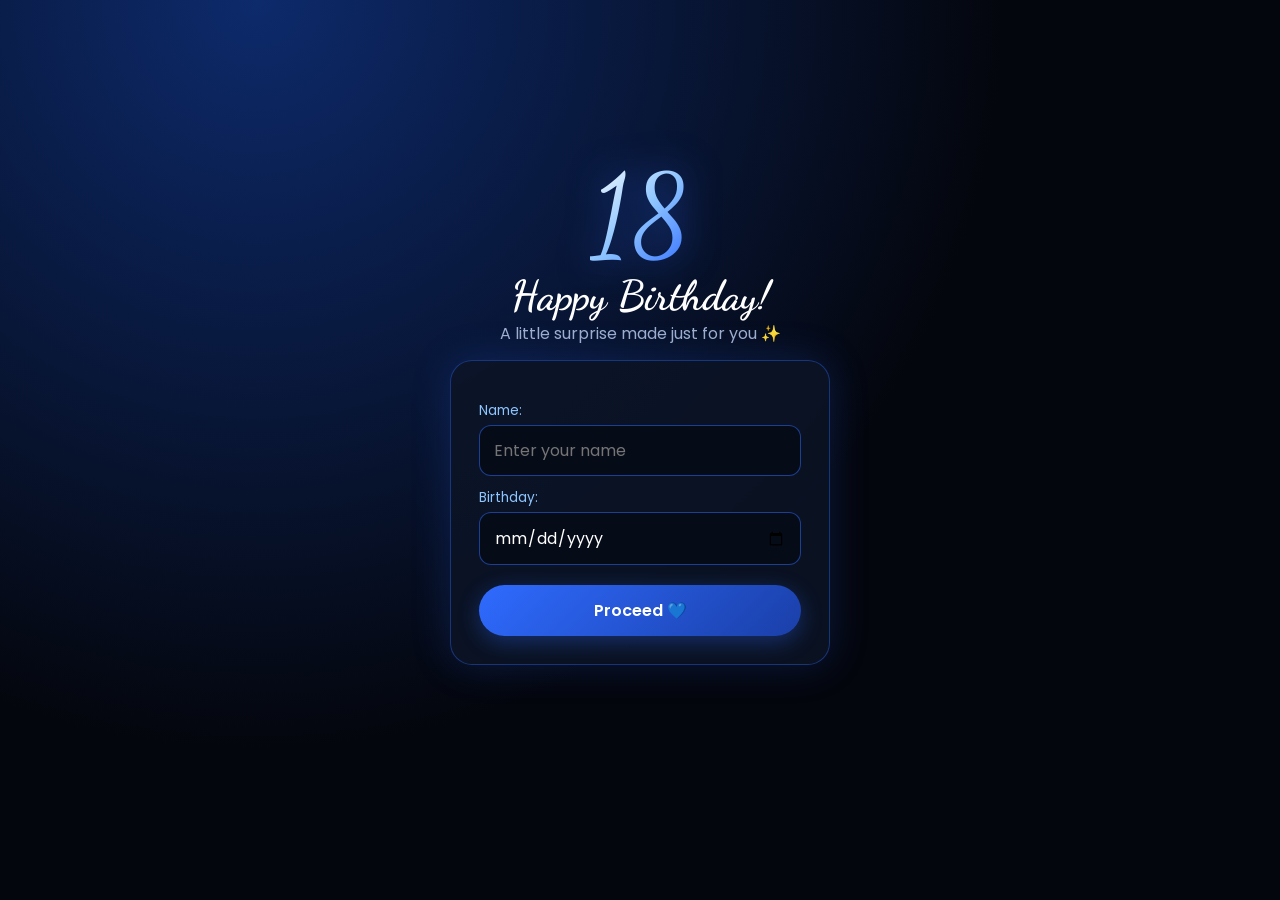
<file: index.html>
<!DOCTYPE html>
<html lang="en">
<head>
<meta charset="UTF-8">
<meta name="viewport" content="width=device-width, initial-scale=1">
<title>Happy 18th Birthday</title>
<link href="https://fonts.googleapis.com/css2?family=Dancing+Script:wght@600;700&family=Poppins:wght@300;400;600&family=Courier+Prime&display=swap" rel="stylesheet">
<link rel="stylesheet" href="style.css">
</head>
<body>
<section class="page center">
  <div class="big18">18</div>
  <h1 style="font-size:2.6rem">Happy Birthday!</h1>
  <p style="color:var(--mut)">A little surprise made just for you ✨</p>
  <div class="box">
    <label for="nm">Name:</label><input id="nm" placeholder="Enter your name">
    <label for="bd">Birthday:</label><input id="bd" type="date">
    <button class="btn w" onclick="proceed()">Proceed 💙</button>
  </div>
</section>
<script src="common.js"></script>
<script>
function proceed(){
  const n=$('nm').value.trim(),b=$('bd').value;
  if(!n||!b){alert('Please fill in your name and birthday 💙');return}
  try{localStorage.setItem('b18name',n)}catch(e){}
  confetti();
  setTimeout(()=>location.href='home.html',1200);
}
</script>
</body>
</html>
</file>
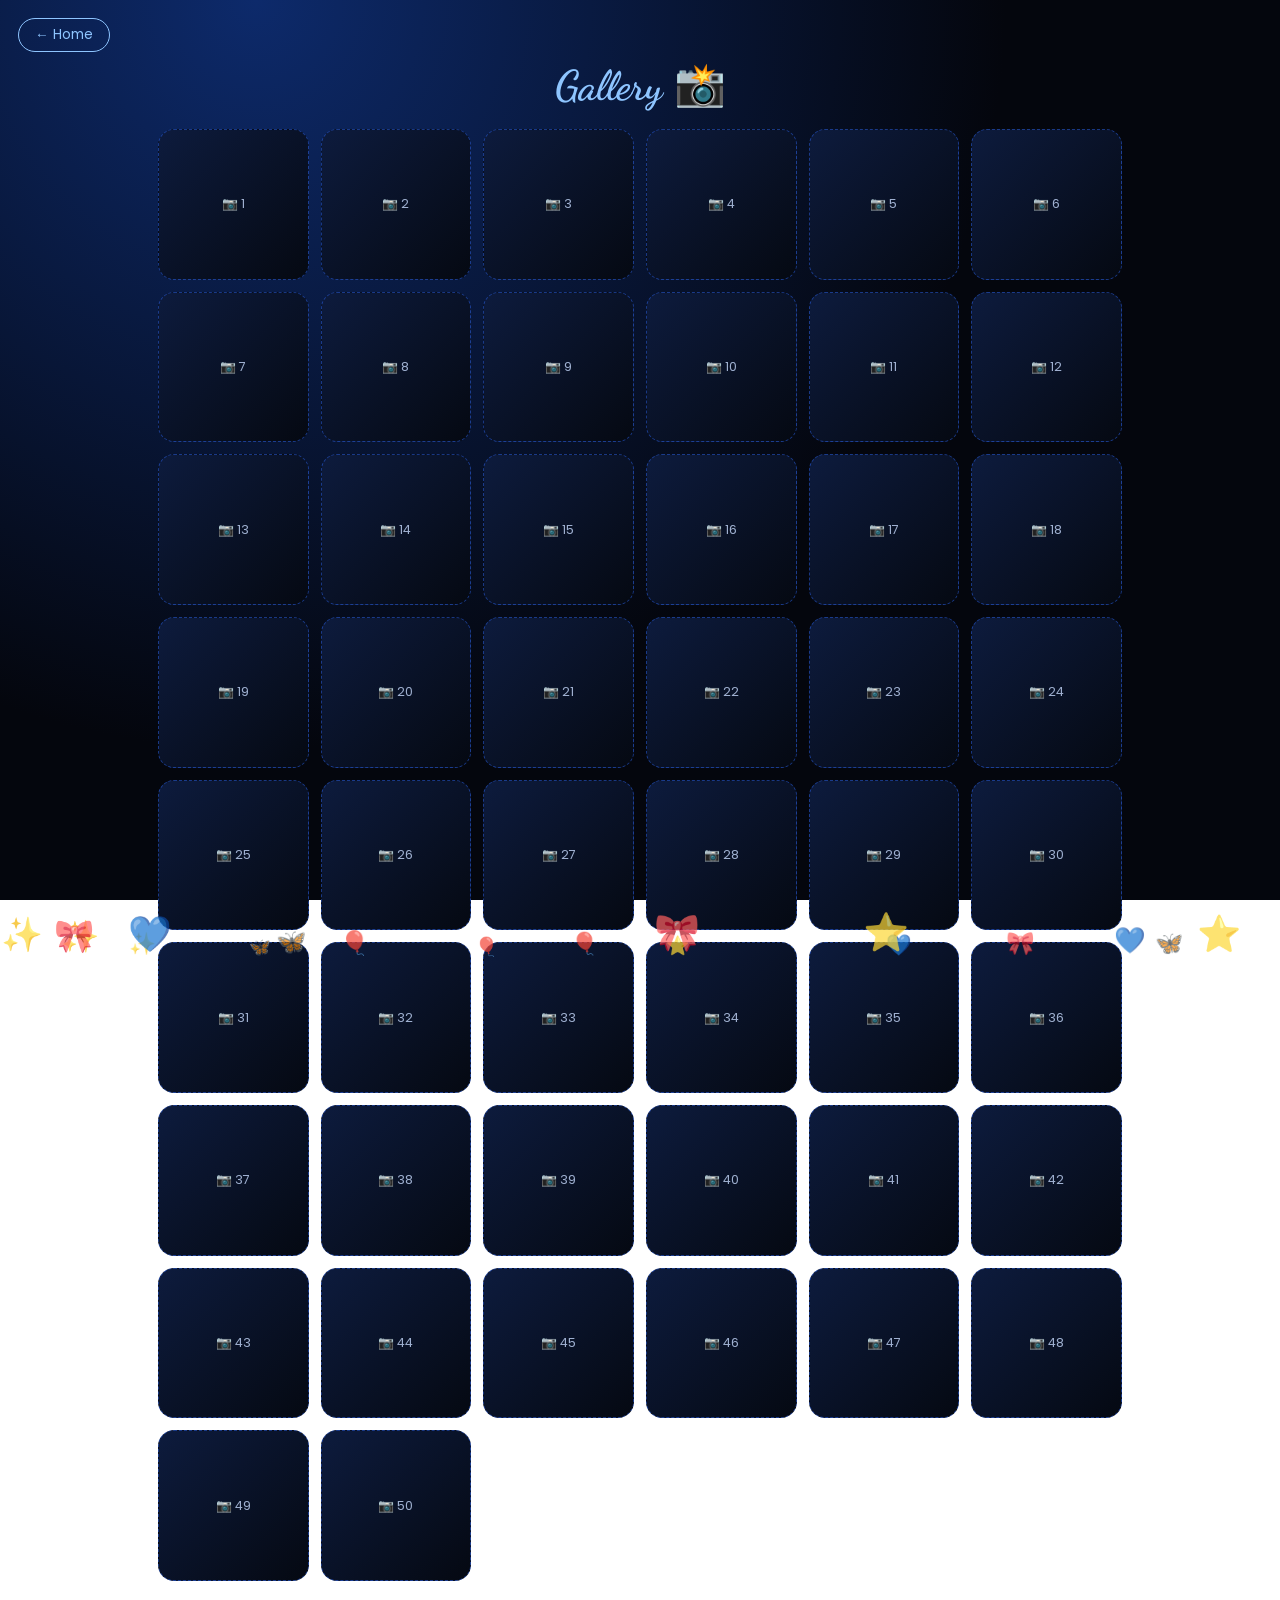
<file: gallery.html>
<!DOCTYPE html>
<html lang="en">
<head>
<meta charset="UTF-8">
<meta name="viewport" content="width=device-width, initial-scale=1">
<title>Gallery | Happy 18th</title>
<link href="https://fonts.googleapis.com/css2?family=Dancing+Script:wght@600;700&family=Poppins:wght@300;400;600&family=Courier+Prime&display=swap" rel="stylesheet">
<link rel="stylesheet" href="style.css">
</head>
<body>
<a class="back" href="home.html">← Home</a>
<section class="page">
  <h2>Gallery 📸</h2>
  <div class="grid g-pic" id="pg"></div>
</section>
<script src="common.js"></script>
<script>
/* ===== EDIT HERE: 50 photo slots =====
   Put an image link (or a file path like "photos/1.jpg") in a slot.
   Example: PHOTOS[0]="https://example.com/photo.jpg"; */
const PHOTOS=Array(50).fill("");
PHOTOS[0]="";
PHOTOS[1]="";
PHOTOS[2]="";
/* ===================================== */

PHOTOS.forEach((u,i)=>{
 const d=document.createElement('div');d.className='slot';
 d.innerHTML=u?`<img loading="lazy" src="${u}" alt="Photo ${i+1}">`:`📷 ${i+1}`;
 if(u)d.onclick=()=>openM(`<img src="${u}" alt="Photo ${i+1}">`);
 $('pg').appendChild(d);
});
</script>
</body>
</html>
</file>
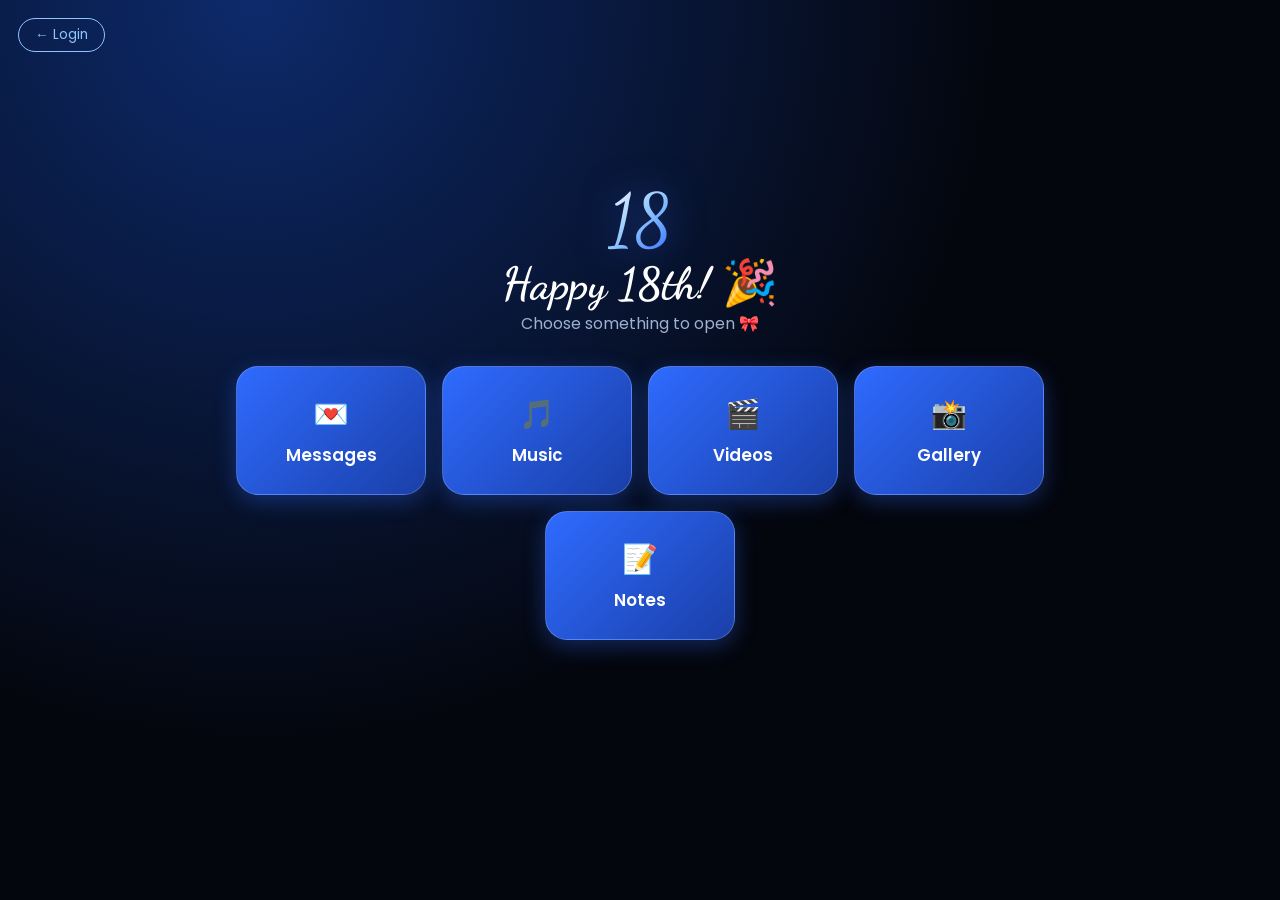
<file: home.html>
<!DOCTYPE html>
<html lang="en">
<head>
<meta charset="UTF-8">
<meta name="viewport" content="width=device-width, initial-scale=1">
<title>Home | Happy 18th</title>
<link href="https://fonts.googleapis.com/css2?family=Dancing+Script:wght@600;700&family=Poppins:wght@300;400;600&family=Courier+Prime&display=swap" rel="stylesheet">
<link rel="stylesheet" href="style.css">
</head>
<body>
<a class="back" href="index.html">← Login</a>
<section class="page center">
  <div class="big18" style="font-size:4.5rem">18</div>
  <h1 id="hi" style="font-size:2.8rem">Happy 18th! 🎉</h1>
  <p style="color:var(--mut)">Choose something to open 🎀</p>
  <div class="menu">
    <a class="btn" href="messages.html"><span>💌</span>Messages</a>
    <a class="btn" href="music.html"><span>🎵</span>Music</a>
    <a class="btn" href="videos.html"><span>🎬</span>Videos</a>
    <a class="btn" href="gallery.html"><span>📸</span>Gallery</a>
    <a class="btn" href="notes.html"><span>📝</span>Notes</a>
  </div>
</section>
<script src="common.js"></script>
<script>
const n=getName();if(n)$('hi').textContent='Happy 18th, '+n+'! 🎉';
</script>
</body>
</html>
</file>
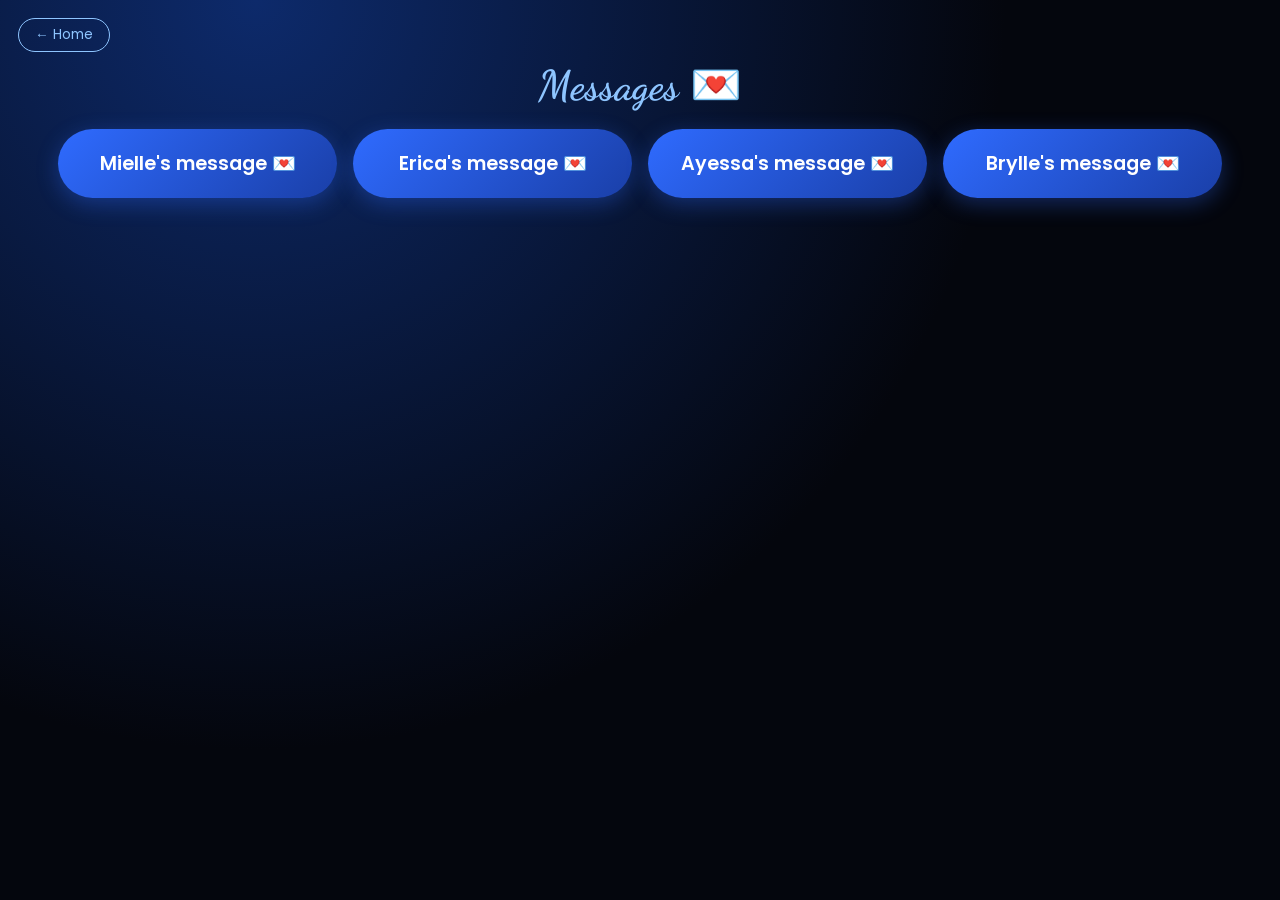
<file: messages.html>
<!DOCTYPE html>
<html lang="en">
<head>
<meta charset="UTF-8">
<meta name="viewport" content="width=device-width, initial-scale=1">
<title>Messages | Happy 18th</title>
<link href="https://fonts.googleapis.com/css2?family=Dancing+Script:wght@600;700&family=Poppins:wght@300;400;600&family=Courier+Prime&display=swap" rel="stylesheet">
<link rel="stylesheet" href="style.css">
</head>
<body>
<a class="back" href="home.html">← Home</a>
<section class="page wide">
  <h2>Messages 💌</h2>
  <div class="mbtns" id="mb"></div>
  <div class="paper" id="paper"></div>
</section>
<script src="common.js"></script>
<script>
/* ===== EDIT HERE: names and letters ===== */
const MESSAGES=[
 {from:"Mielle",text:"Dear you,\n\nHappy 18th birthday! Write Mielle's message here. It can be as long as you want and the box will scroll.\n\nWith love,\nMielle"},
 {from:"Erica",text:"Dear you,\n\nHappy 18th birthday! Write Erica's message here.\n\nWith love,\nErica"},
 {from:"Ayessa",text:"Dear you,\n\nHappy 18th birthday! Write Ayessa's message here.\n\nWith love,\nAyessa"},
 {from:"Brylle",text:"Dear you,\n\nHappy 18th birthday! Write Brylle's message here.\n\nWith love,\nBrylle"}
];
const TYPE_SPEED=55; // milliseconds per letter (bigger = slower)
/* ======================================== */

let tt;
MESSAGES.forEach(m=>{const b=document.createElement('button');b.className='btn';
 b.textContent=m.from+"'s message 💌";b.onclick=()=>typeMsg(m.text);$('mb').appendChild(b)});
function typeMsg(t){clearInterval(tt);const p=$('paper');p.style.display='block';p.className='paper';p.textContent='';let i=0;
 tt=setInterval(()=>{p.textContent+=t[i++];p.scrollTop=p.scrollHeight;
  if(i>=t.length){clearInterval(tt);p.classList.add('done')}},TYPE_SPEED)}
</script>
</body>
</html>
</file>
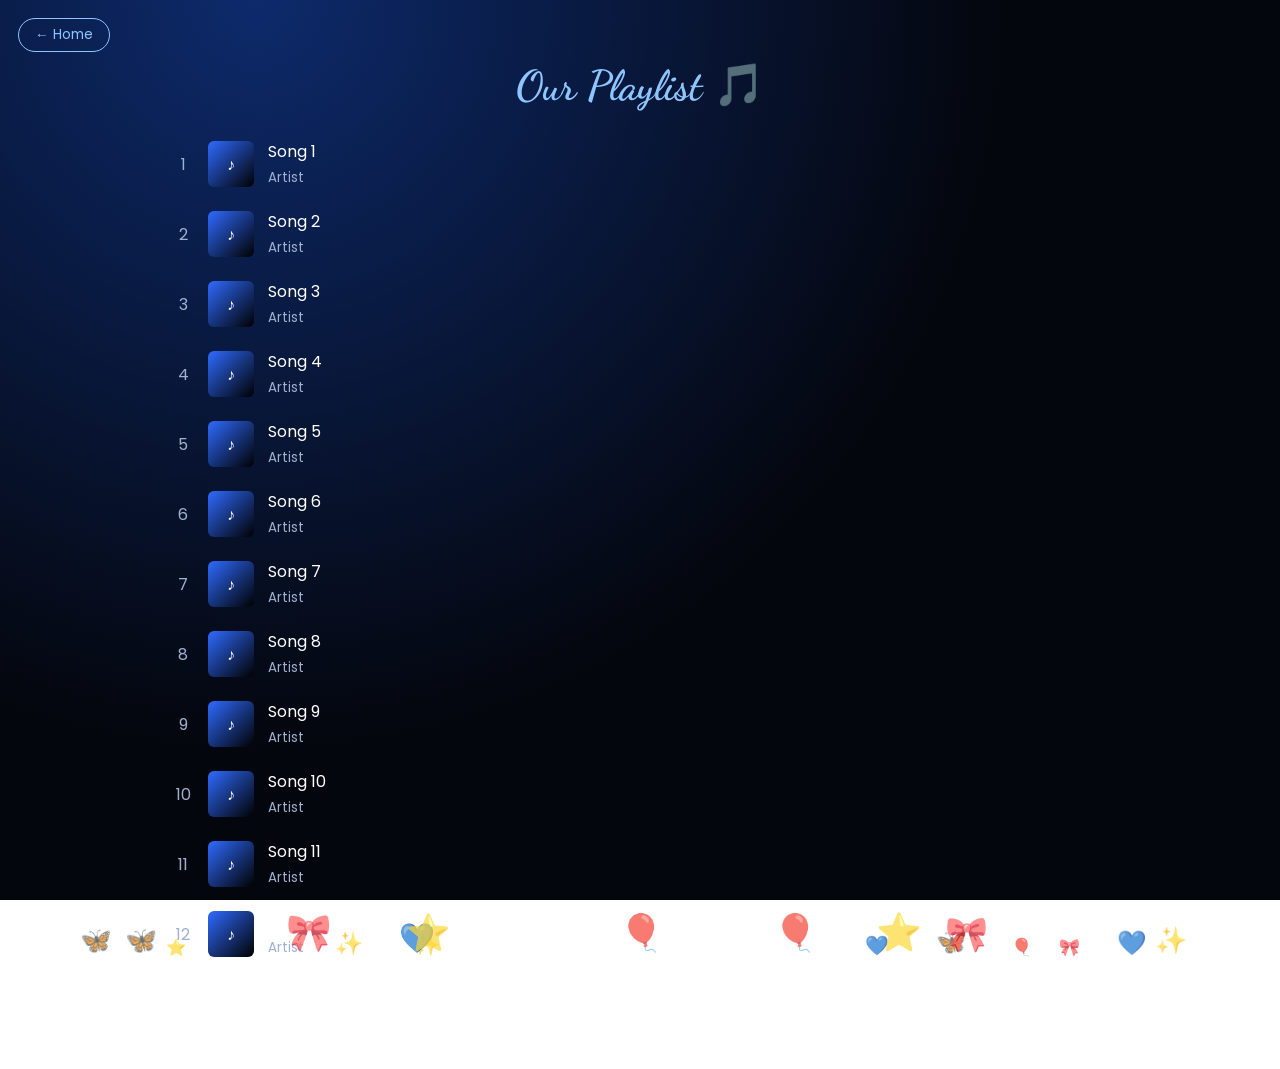
<file: music.html>
<!DOCTYPE html>
<html lang="en">
<head>
<meta charset="UTF-8">
<meta name="viewport" content="width=device-width, initial-scale=1">
<title>Music | Happy 18th</title>
<link href="https://fonts.googleapis.com/css2?family=Dancing+Script:wght@600;700&family=Poppins:wght@300;400;600&family=Courier+Prime&display=swap" rel="stylesheet">
<link rel="stylesheet" href="style.css">
</head>
<body>
<a class="back" href="home.html">← Home</a>
<section class="page">
  <h2>Our Playlist 🎵</h2>
  <div id="songs"></div>
</section>
<div id="player"><div class="pi">
  <div class="pinfo"><div class="cov" id="pc"></div><div><div id="pt" style="font-weight:600"></div><small id="pa" style="color:var(--mut)"></small></div></div>
  <div class="ctrl">
    <div><button onclick="step(-1)">⏮</button><button class="pp" id="pp" onclick="toggle()">▶</button><button onclick="step(1)">⏭</button></div>
    <div class="bar"><span id="cur">0:00</span><input type="range" id="seek" value="0" min="0" max="100" step="0.1"><span id="dur">0:00</span></div>
  </div>
</div></div>
<script src="common.js"></script>
<script>
/* ===== EDIT HERE: 12 songs =====
   src   = link to an .mp3 file (or a file in the same folder, e.g. "songs/one.mp3")
   cover = link to an image (optional) */
const SONGS=[
 {title:"Song 1",artist:"Artist",src:"",cover:""},{title:"Song 2",artist:"Artist",src:"",cover:""},
 {title:"Song 3",artist:"Artist",src:"",cover:""},{title:"Song 4",artist:"Artist",src:"",cover:""},
 {title:"Song 5",artist:"Artist",src:"",cover:""},{title:"Song 6",artist:"Artist",src:"",cover:""},
 {title:"Song 7",artist:"Artist",src:"",cover:""},{title:"Song 8",artist:"Artist",src:"",cover:""},
 {title:"Song 9",artist:"Artist",src:"",cover:""},{title:"Song 10",artist:"Artist",src:"",cover:""},
 {title:"Song 11",artist:"Artist",src:"",cover:""},{title:"Song 12",artist:"Artist",src:"",cover:""}
];
/* =============================== */

const au=new Audio();let cur=-1,playing=false,sim=0,simT;
const fmt=s=>isNaN(s)?'0:00':Math.floor(s/60)+':'+String(Math.floor(s%60)).padStart(2,'0');
SONGS.forEach((s,i)=>{const d=document.createElement('div');d.className='song';d.id='s'+i;
 d.innerHTML=`<div class="n">${i+1}</div><div class="cov" style="${s.cover?`background-image:url(${s.cover})`:''}">${s.cover?'':'♪'}</div><div><div class="t">${s.title}</div><small>${s.artist}</small></div>`;
 d.onclick=()=>play(i);$('songs').appendChild(d)});
function play(i){cur=i;const s=SONGS[i];$('player').style.display='block';
 document.querySelectorAll('.song').forEach(e=>e.classList.remove('on'));$('s'+i).classList.add('on');
 $('pt').textContent=s.title;$('pa').textContent=s.artist;
 $('pc').style.backgroundImage=s.cover?`url(${s.cover})`:'';$('pc').textContent=s.cover?'':'♪';
 clearInterval(simT);sim=0;
 if(s.src){au.src=s.src;au.play().catch(()=>{})}
 else{au.pause();au.removeAttribute('src');simT=setInterval(()=>{if(playing){sim+=.25;upd(sim,200);if(sim>=200)step(1)}},250)}
 playing=true;$('pp').textContent='⏸'}
function toggle(){if(cur<0)return play(0);playing=!playing;$('pp').textContent=playing?'⏸':'▶';
 if(au.src)playing?au.play():au.pause()}
function step(d){play((cur+d+SONGS.length)%SONGS.length)}
function upd(c,t){$('seek').value=t?c/t*100:0;$('cur').textContent=fmt(c);$('dur').textContent=fmt(t)}
au.ontimeupdate=()=>upd(au.currentTime,au.duration);au.onended=()=>step(1);
$('seek').oninput=e=>{if(au.src&&au.duration)au.currentTime=e.target.value/100*au.duration;else sim=e.target.value/100*200}
</script>
</body>
</html>
</file>
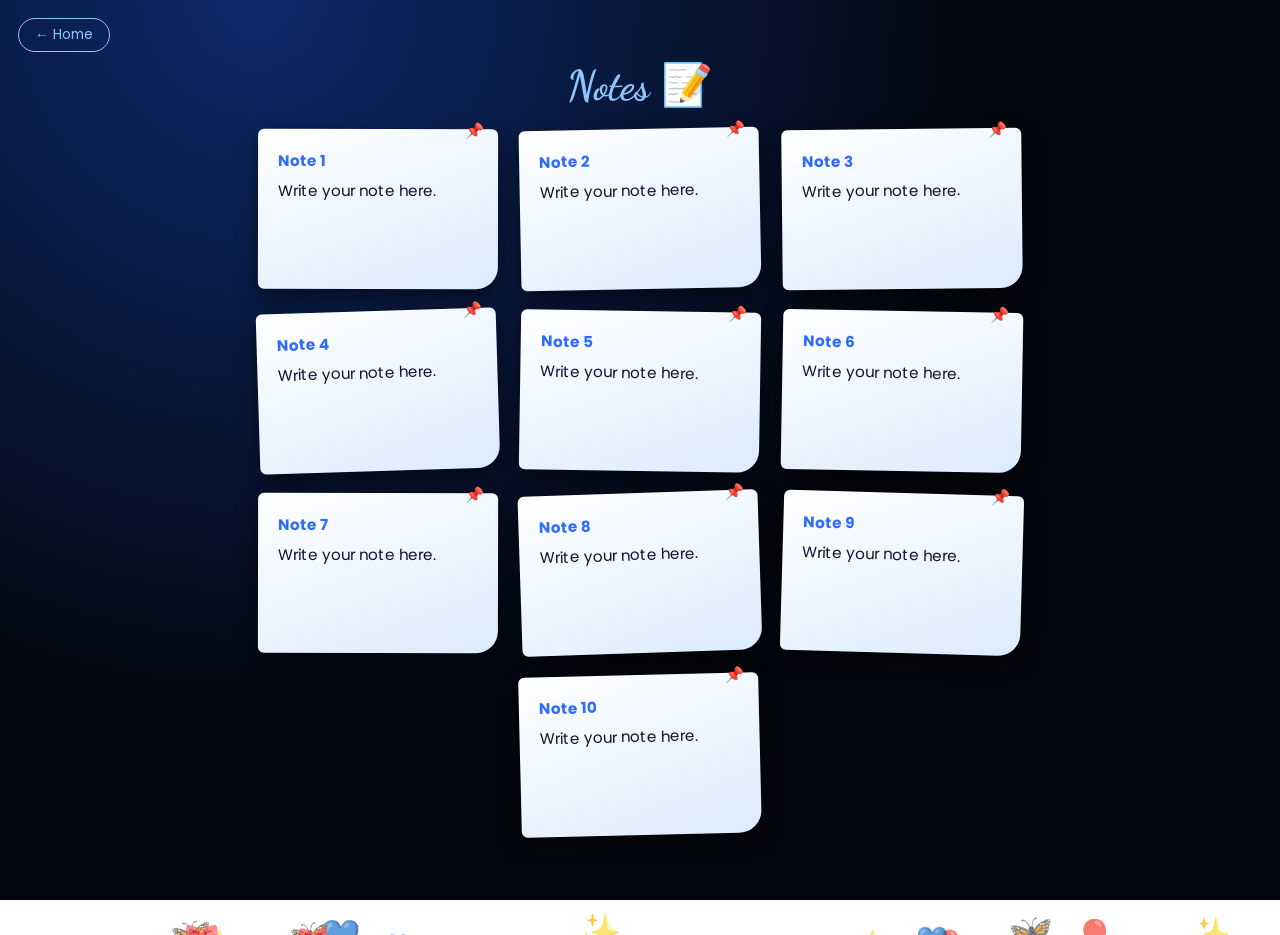
<file: notes.html>
<!DOCTYPE html>
<html lang="en">
<head>
<meta charset="UTF-8">
<meta name="viewport" content="width=device-width, initial-scale=1">
<title>Notes | Happy 18th</title>
<link href="https://fonts.googleapis.com/css2?family=Dancing+Script:wght@600;700&family=Poppins:wght@300;400;600&family=Courier+Prime&display=swap" rel="stylesheet">
<link rel="stylesheet" href="style.css">
</head>
<body>
<a class="back" href="home.html">← Home</a>
<section class="page">
  <h2>Notes 📝</h2>
  <div class="grid g-note" id="ng"></div>
</section>
<script src="common.js"></script>
<script>
/* ===== EDIT HERE: up to 10 notes (t = title, x = text) ===== */
const NOTES=[
 {t:"Note 1",x:"Write your note here."},{t:"Note 2",x:"Write your note here."},
 {t:"Note 3",x:"Write your note here."},{t:"Note 4",x:"Write your note here."},
 {t:"Note 5",x:"Write your note here."},{t:"Note 6",x:"Write your note here."},
 {t:"Note 7",x:"Write your note here."},{t:"Note 8",x:"Write your note here."},
 {t:"Note 9",x:"Write your note here."},{t:"Note 10",x:"Write your note here."}
];
/* =========================================================== */

NOTES.forEach(n=>{
 const d=document.createElement('div');d.className='note';
 d.style.setProperty('--r',(Math.random()*4-2)+'deg');
 d.innerHTML=`<b>${n.t}</b>${n.x}`;
 $('ng').appendChild(d);
});
</script>
</body>
</html>
</file>
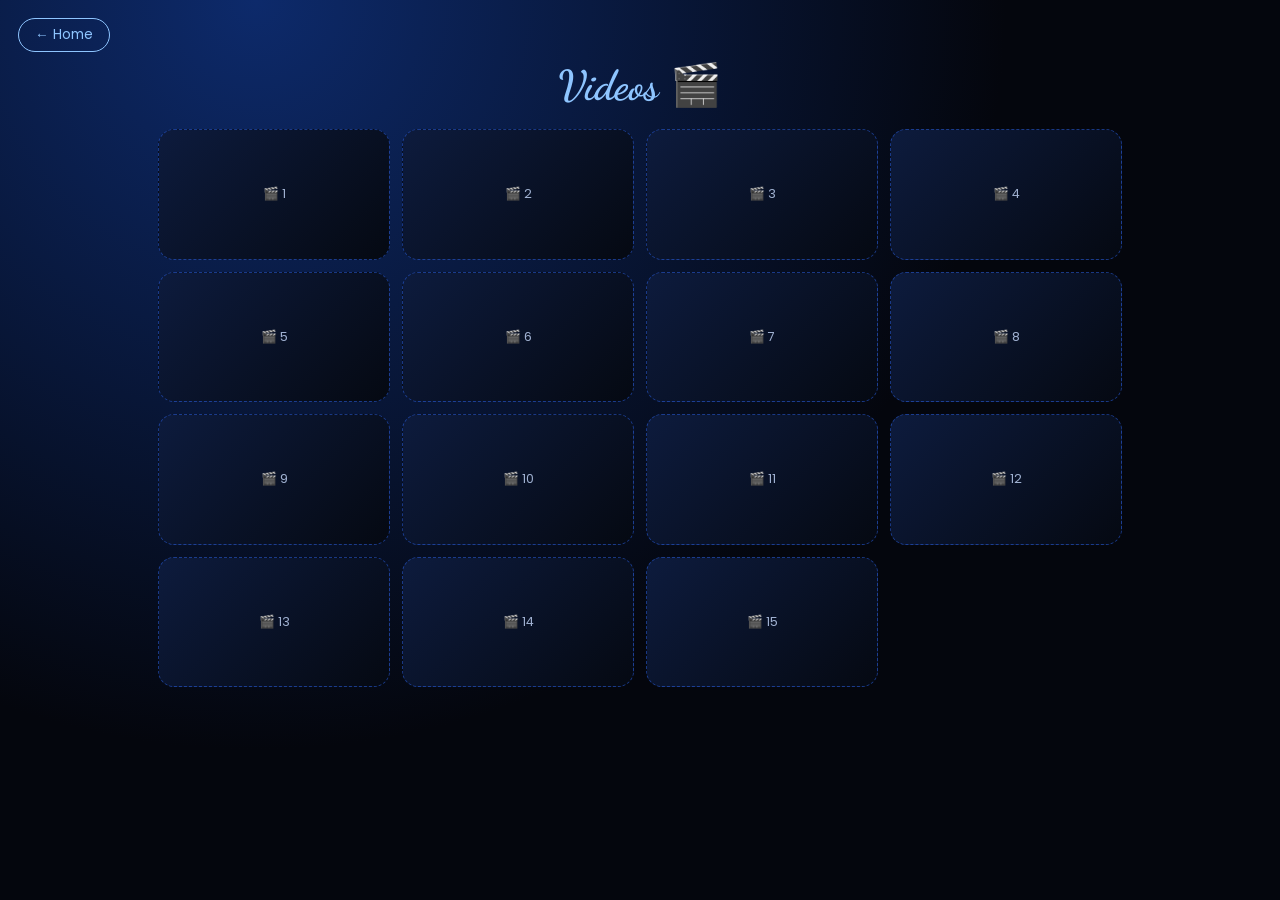
<file: videos.html>
<!DOCTYPE html>
<html lang="en">
<head>
<meta charset="UTF-8">
<meta name="viewport" content="width=device-width, initial-scale=1">
<title>Videos | Happy 18th</title>
<link href="https://fonts.googleapis.com/css2?family=Dancing+Script:wght@600;700&family=Poppins:wght@300;400;600&family=Courier+Prime&display=swap" rel="stylesheet">
<link rel="stylesheet" href="style.css">
</head>
<body>
<a class="back" href="home.html">← Home</a>
<section class="page">
  <h2>Videos 🎬</h2>
  <div class="grid g-vid" id="vg"></div>
</section>
<script src="common.js"></script>
<script>
/* ===== EDIT HERE: 15 video slots =====
   Paste a YouTube link or an .mp4 link between the quotes.
   Leave "" to keep the slot empty. */
const VIDEOS=[
 "","","","","",
 "","","","","",
 "","","","",""
];
/* ===================================== */

function embed(u){
 const m=u.match(/(?:youtu\.be\/|v=|embed\/|shorts\/)([\w-]{11})/);
 return m?`<iframe src="https://www.youtube.com/embed/${m[1]}?autoplay=1" allow="autoplay;fullscreen" allowfullscreen></iframe>`
         :`<video src="${u}" controls autoplay></video>`;
}
VIDEOS.forEach((u,i)=>{
 const d=document.createElement('div');d.className='slot vslot';
 d.innerHTML=u?`<div class="play">▶</div>🎬 Video ${i+1}`:`🎬 ${i+1}`;
 if(u)d.onclick=()=>openM(embed(u));
 $('vg').appendChild(d);
});
</script>
</body>
</html>
</file>
<file: style.css>
:root{--bg:#04060d;--blue:#2f6bff;--sky:#8ec5ff;--white:#fff;--mut:#9fb0d0}
*{box-sizing:border-box;margin:0;padding:0}
body{font-family:'Poppins',sans-serif;background:radial-gradient(circle at 20% 0,#0d2a6b 0,var(--bg) 55%) fixed;color:var(--white);min-height:100vh;overflow-x:hidden}
h1,h2{font-family:'Dancing Script',cursive}
.page{min-height:100vh;padding:24px 18px 100px;max-width:1000px;margin:auto;position:relative;z-index:2;animation:fade .6s}
@keyframes fade{from{opacity:0;transform:translateY(14px)}to{opacity:1}}
.center{display:flex;flex-direction:column;align-items:center;justify-content:center;text-align:center}
.big18{font-family:'Dancing Script',cursive;font-size:7rem;line-height:1;background:linear-gradient(135deg,#fff,var(--sky),var(--blue));-webkit-background-clip:text;background-clip:text;color:transparent;filter:drop-shadow(0 0 18px #2f6bff88)}
.box{background:rgba(12,20,38,.85);border:1px solid #2f6bff66;border-radius:22px;padding:28px;width:100%;max-width:380px;box-shadow:0 0 40px #2f6bff33;margin-top:14px}
label{display:block;text-align:left;font-size:.85rem;color:var(--sky);margin:12px 0 4px}
input{width:100%;padding:12px 14px;border-radius:12px;border:1px solid #2f6bff88;background:#060b18;color:#fff;font:inherit}
.btn{display:inline-block;text-decoration:none;cursor:pointer;border:0;border-radius:40px;padding:13px 28px;font:600 1rem 'Poppins';color:#fff;background:linear-gradient(135deg,var(--blue),#1a3fa8);box-shadow:0 6px 22px #2f6bff55;transition:.25s}
.btn:hover{transform:translateY(-3px) scale(1.03);box-shadow:0 10px 30px #2f6bffaa}
.btn.w{width:100%;margin-top:20px}
.back{position:absolute;top:18px;left:18px;text-decoration:none;border:1px solid var(--sky);color:var(--sky);border-radius:30px;padding:6px 16px;font-size:.85rem}
h2{font-size:2.6rem;text-align:center;margin:36px 0 18px;color:var(--sky)}
.menu{display:flex;flex-wrap:wrap;justify-content:center;gap:16px;margin-top:30px;width:100%}
.menu .btn{width:190px;padding:26px 10px;font-size:1.05rem;border:1px solid #ffffff33;border-radius:22px}
.menu span{display:block;font-size:1.8rem;margin-bottom:6px}
.grid{display:grid;gap:12px}
.g-pic{grid-template-columns:repeat(auto-fill,minmax(150px,1fr))}
.g-vid{grid-template-columns:repeat(auto-fill,minmax(230px,1fr))}
.g-note{display:flex;flex-wrap:wrap;justify-content:center;gap:22px}
.g-note .note{width:240px}
.slot{aspect-ratio:1;border-radius:16px;overflow:hidden;background:linear-gradient(135deg,#0d1b3d,#050912);border:1px dashed #2f6bff77;display:flex;align-items:center;justify-content:center;color:var(--mut);font-size:.8rem;cursor:pointer;position:relative;transition:.25s}
.slot:hover{transform:scale(1.03);border-color:var(--sky)}
.slot img{width:100%;height:100%;object-fit:cover}
.vslot{aspect-ratio:16/9}
.play{position:absolute;inset:0;display:flex;align-items:center;justify-content:center;font-size:2.4rem;background:#0006}
/* messages */
.mbtns{display:grid;grid-template-columns:repeat(auto-fit,minmax(220px,1fr));gap:16px}
.mbtns .btn{padding:20px;font-size:1.2rem}
.wide{max-width:1200px}
.paper{margin-top:22px;background:#f8fbff;color:#0b1530;border-radius:18px;padding:36px;max-height:70vh;min-height:50vh;overflow-y:auto;font-family:'Courier Prime',monospace;font-size:1.6rem;line-height:2;white-space:pre-wrap;box-shadow:0 0 30px #2f6bff55;border-left:8px solid var(--blue);display:none}
.paper::after{content:'|';animation:blink 1s infinite}
.paper.done::after{content:''}
@keyframes blink{50%{opacity:0}}
/* notes */
.note{background:linear-gradient(160deg,#fff,#dcebff);color:#0b1530;padding:20px;border-radius:6px 6px 22px 6px;min-height:160px;transform:rotate(var(--r));box-shadow:0 8px 20px #0008;font-size:.95rem;line-height:1.6;position:relative}
.note b{display:block;color:var(--blue);margin-bottom:6px}
.note:before{content:'📌';position:absolute;top:-10px;right:14px}
/* music */
.song{display:flex;align-items:center;gap:14px;padding:10px 14px;border-radius:10px;cursor:pointer;transition:.2s}
.song:hover{background:#ffffff14}
.song.on{background:#2f6bff33}
.song.on .t{color:var(--sky)}
.song .n{width:22px;color:var(--mut);text-align:center}
.song small{color:var(--mut)}
.cov{width:46px;height:46px;border-radius:6px;background:linear-gradient(135deg,var(--blue),#000);background-size:cover;flex:none;display:flex;align-items:center;justify-content:center}
#player{position:fixed;bottom:0;left:0;right:0;background:#050912f2;border-top:1px solid #2f6bff66;padding:10px 16px;display:none;z-index:20;backdrop-filter:blur(10px)}
.pi{max-width:1000px;margin:auto;display:flex;align-items:center;gap:16px;flex-wrap:wrap}
.pinfo{display:flex;align-items:center;gap:12px;flex:1;min-width:150px}
.ctrl{display:flex;flex-direction:column;align-items:center;flex:2;min-width:240px;gap:6px}
.ctrl div{display:flex;gap:18px;align-items:center}
.ctrl button{background:none;border:0;color:#fff;font-size:1.3rem;cursor:pointer}
.ctrl .pp{background:#fff;color:#000;width:40px;height:40px;border-radius:50%;font-size:1.1rem}
.bar{display:flex;gap:8px;align-items:center;width:100%;font-size:.72rem;color:var(--mut)}
.bar input{padding:0;accent-color:var(--sky);height:4px}
/* modal */
#modal{position:fixed;inset:0;background:#000d;display:none;align-items:center;justify-content:center;z-index:50;padding:16px}
#modal .in{max-width:900px;width:100%}
#modal img,#modal video,#modal iframe{width:100%;max-height:80vh;border-radius:14px;border:0;background:#000}
#modal iframe,#modal video{aspect-ratio:16/9}
#modal button{margin-top:10px;float:right}
/* decor */
.fl{position:fixed;bottom:-60px;z-index:1;pointer-events:none;animation:rise linear infinite;opacity:.7}
@keyframes rise{to{transform:translateY(-115vh) rotate(40deg)}}
.cf{position:fixed;top:-10px;width:9px;height:14px;z-index:60;pointer-events:none;animation:fall linear forwards}
@keyframes fall{to{transform:translateY(105vh) rotate(720deg)}}
</file>
